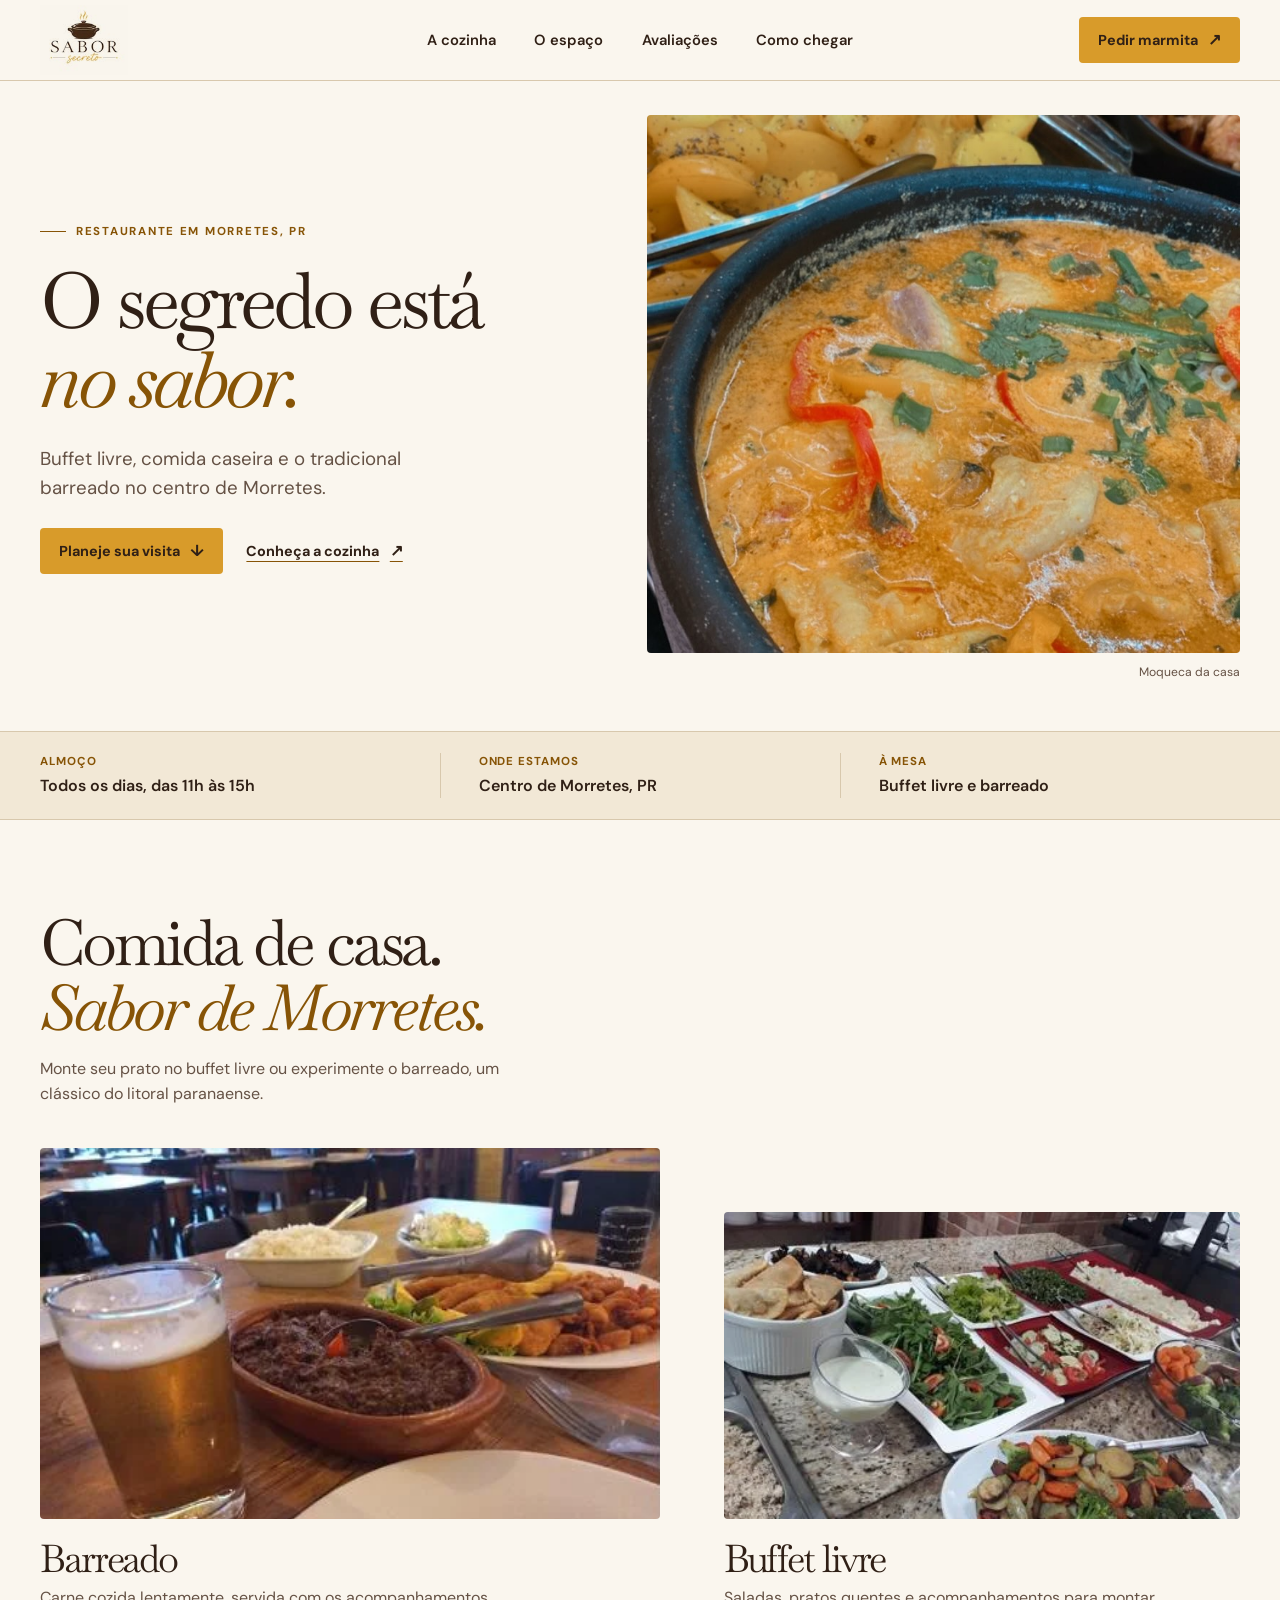
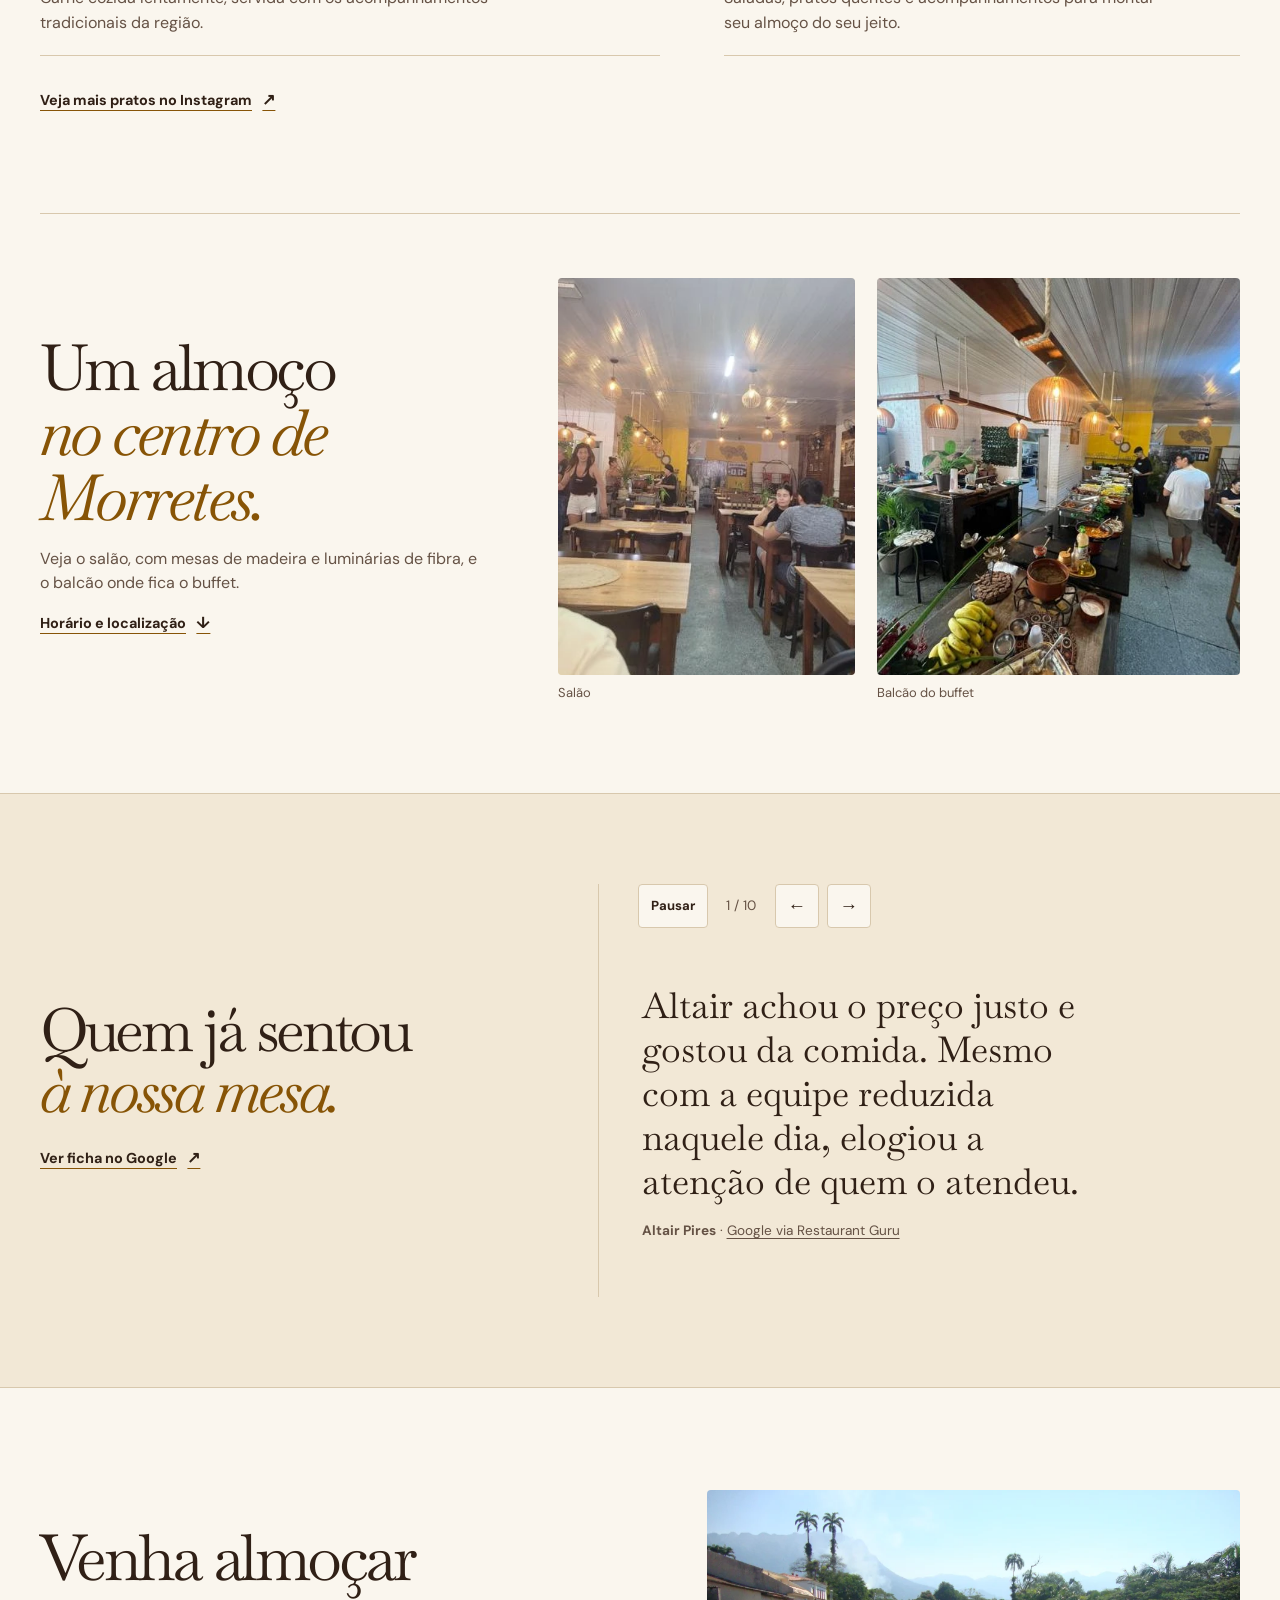
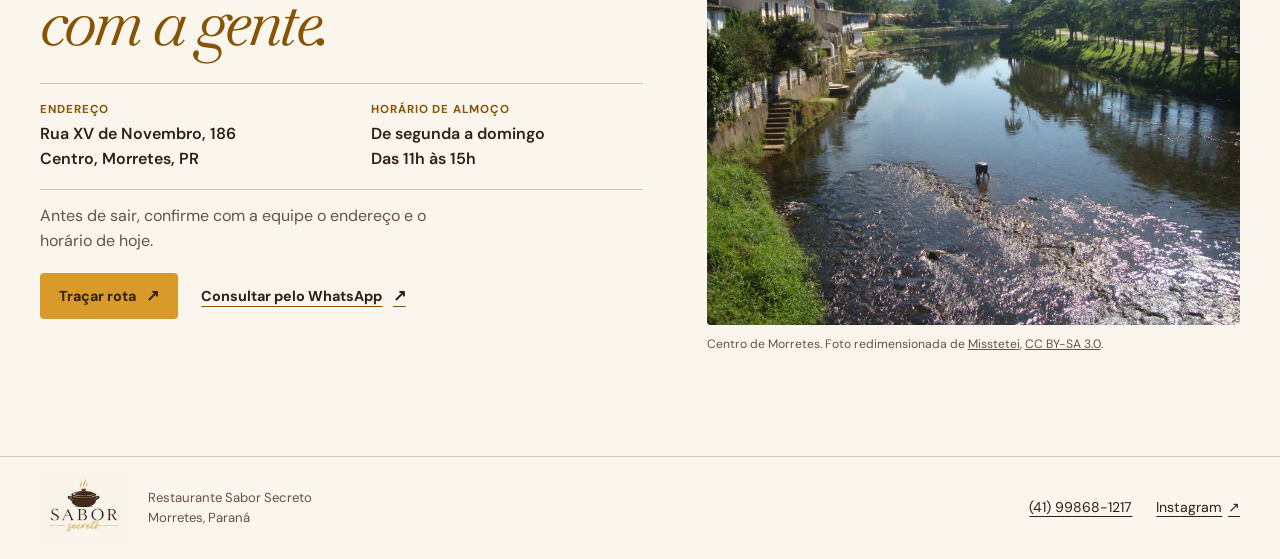
<file: index.html>
<!doctype html>
<html lang="pt-BR">
<head>
  <meta charset="utf-8">
  <meta name="viewport" content="width=device-width, initial-scale=1">
  <meta name="robots" content="noindex, nofollow">
  <meta name="description" content="Restaurante Sabor Secreto em Morretes, Paraná. Buffet livre, comida caseira e o tradicional barreado do litoral paranaense.">
  <meta name="theme-color" content="#faf6ee">
  <title>Sabor Secreto | Restaurante em Morretes, PR</title>
  <link rel="icon" href="assets/images/marca.jpg" type="image/jpeg">
  <link rel="preload" href="assets/fonts/baskervville.woff2" as="font" type="font/woff2" crossorigin>
  <link rel="stylesheet" href="assets/css/site.css">
  <script src="assets/js/carousel.js" defer></script>
</head>
<body id="inicio">
  <a class="skip-link" href="#conteudo">Ir para o conteúdo</a>
  <header class="header">
    <div class="frame header-inner">
      <a class="brand" href="#inicio" aria-label="Sabor Secreto, início">
        <img src="assets/images/marca.jpg" width="150" height="150" alt="">
      </a>
      <nav aria-label="Navegação principal">
        <a href="#cozinha">A cozinha</a>
        <a href="#espaco">O espaço</a>
        <a href="#avaliacoes">Avaliações</a>
        <a href="#visita">Como chegar</a>
      </nav>
      <a class="button button-primary header-contact" href="marmitas/index.html">Pedir marmita <span aria-hidden="true">↗</span></a>
    </div>
  </header>

  <main id="conteudo" tabindex="-1">
    <section class="hero frame" aria-labelledby="hero-title">
      <div class="hero-content">
        <p class="kicker">Restaurante em Morretes, PR</p>
        <h1 id="hero-title">O segredo está <em>no sabor.</em></h1>
        <p class="hero-intro">Buffet livre, comida caseira e o tradicional barreado no centro de Morretes.</p>
        <div class="actions">
          <a class="button button-primary" href="#visita">Planeje sua visita <span aria-hidden="true">↓</span></a>
          <a class="text-link" href="#cozinha">Conheça a cozinha <span aria-hidden="true">↗</span></a>
        </div>
      </div>
      <figure class="hero-media">
        <img src="assets/images/moqueca.jpg" width="828" height="1035" fetchpriority="high" alt="Moqueca do Sabor Secreto servida em panela escura com ervas e pimentão">
        <figcaption>Moqueca da casa</figcaption>
      </figure>
    </section>

    <div class="service">
      <dl class="frame service-inner" aria-label="Informações rápidas">
        <div><dt>Almoço</dt><dd>Todos os dias, das 11h às 15h</dd></div>
        <div><dt>Onde estamos</dt><dd>Centro de Morretes, PR</dd></div>
        <div><dt>À mesa</dt><dd>Buffet livre e barreado</dd></div>
      </dl>
    </div>

    <section class="frame kitchen" id="cozinha" aria-labelledby="cozinha-title">
      <div class="section-intro">
        <h2 id="cozinha-title">Comida de casa.<br><em>Sabor de Morretes.</em></h2>
        <p>Monte seu prato no buffet livre ou experimente o barreado, um clássico do litoral paranaense.</p>
      </div>
      <div class="kitchen-grid">
        <article class="dish">
          <figure>
            <img src="assets/images/barreado.webp" width="429" height="321" loading="lazy" decoding="async" alt="Barreado em travessa de barro sobre a mesa, com arroz e outros acompanhamentos">
          </figure>
          <div class="dish-copy">
            <h3>Barreado</h3>
            <p>Carne cozida lentamente, servida com os acompanhamentos tradicionais da região.</p>
          </div>
        </article>
        <article class="dish">
          <figure>
            <img src="assets/images/buffet.webp" width="424" height="318" loading="lazy" decoding="async" alt="Saladas e acompanhamentos servidos no buffet do Sabor Secreto">
          </figure>
          <div class="dish-copy">
            <h3>Buffet livre</h3>
            <p>Saladas, pratos quentes e acompanhamentos para montar seu almoço do seu jeito.</p>
          </div>
        </article>
      </div>
      <a class="text-link" href="https://www.instagram.com/restaurantesaborsecreto/">Veja mais pratos no Instagram <span aria-hidden="true">↗</span></a>
    </section>

    <section class="space" id="espaco" aria-labelledby="espaco-title">
      <div class="frame space-inner">
        <div class="space-copy">
          <h2 id="espaco-title">Um almoço <em>no centro de Morretes.</em></h2>
          <p>Veja o salão, com mesas de madeira e luminárias de fibra, e o balcão onde fica o buffet.</p>
          <a class="text-link" href="#visita">Horário e localização <span aria-hidden="true">↓</span></a>
        </div>
        <div class="space-gallery">
          <figure>
            <img src="assets/images/espaco-salao.webp" width="362" height="645" loading="lazy" decoding="async" alt="Salão do restaurante com mesas de madeira e luminárias suspensas">
            <figcaption>Salão</figcaption>
          </figure>
          <figure>
            <img src="assets/images/espaco-buffet.webp" width="484" height="645" loading="lazy" decoding="async" alt="Balcão de buffet no salão, com travessas de comida e luminárias de fibra">
            <figcaption>Balcão do buffet</figcaption>
          </figure>
        </div>
      </div>
    </section>

    <section class="reviews" id="avaliacoes" aria-labelledby="avaliacoes-title" data-carousel="reviews">
      <div class="frame reviews-inner">
        <div>
          <h2 id="avaliacoes-title">Quem já sentou<br><em>à nossa mesa.</em></h2>
          <a class="text-link" href="https://www.google.com/maps/search/?api=1&amp;query=Restaurante%20Sabor%20Secreto%20Baheat%2C%20Rua%20XV%20de%20Novembro%2C%20186%2C%20Morretes">Ver ficha no Google <span aria-hidden="true">↗</span></a>
        </div>
        <div class="reviews-carousel">
          <div class="carousel-controls" data-controls hidden>
            <button class="carousel-toggle" type="button" data-toggle>Pausar</button>
            <span class="carousel-count" data-count aria-hidden="true">1 / 10</span>
            <button class="carousel-arrow" type="button" data-prev aria-label="Avaliação anterior">←</button>
            <button class="carousel-arrow" type="button" data-next aria-label="Próxima avaliação">→</button>
          </div>
          <ul class="carousel-track review-track" data-track aria-label="Resumos das avaliações de clientes" tabindex="0">
            <li class="review">
              <p>Altair achou o preço justo e gostou da comida. Mesmo com a equipe reduzida naquele dia, elogiou a atenção de quem o atendeu.</p>
              <p class="review-credit"><strong>Altair Pires</strong> · <a href="https://restaurantguru.com/Restaurante-Sabor-Secreto-Baheat-Morretes">Google via Restaurant Guru</a></p>
            </li>
            <li class="review">
              <p>Daniel chegou a Morretes numa segunda-feira e aproveitou a abertura do restaurante para experimentar o barreado. Destacou o atendimento e o ambiente.</p>
              <p class="review-credit"><strong>Daniel Pio</strong> · <a href="https://restaurantguru.com/Restaurante-Sabor-Secreto-Baheat-Morretes">Google via Restaurant Guru</a></p>
            </li>
            <li class="review">
              <p>No almoço com a família, Cleber elogiou a carne do barreado e a atenção da equipe desde a chegada.</p>
              <p class="review-credit"><strong>Cleber Lee R</strong> · <a href="https://www.tripadvisor.com.br/Restaurant_Review-g658424-d23875884-Reviews-Restaurante_Sabor_Secreto-Morretes_State_of_Parana.html">Tripadvisor</a></p>
            </li>
            <li class="review">
              <p>Fe Viana gostou da variedade do almoço e achou o espaço acolhedor. Comentou que o movimento aumenta perto do meio-dia.</p>
              <p class="review-credit"><strong>Fe Viana</strong> · <a href="https://www.tripadvisor.com.br/Restaurant_Review-g658424-d23875884-Reviews-Restaurante_Sabor_Secreto-Morretes_State_of_Parana.html">Tripadvisor</a></p>
            </li>
            <li class="review">
              <p>Camboa destacou o tempero caseiro, a recepção da equipe e a facilidade de almoçar no centro de Morretes.</p>
              <p class="review-credit"><strong>Camboa H</strong> · <a href="https://www.tripadvisor.com.br/Restaurant_Review-g658424-d23875884-Reviews-Restaurante_Sabor_Secreto-Morretes_State_of_Parana.html">Tripadvisor</a></p>
            </li>
            <li class="review">
              <p>Para Rinelle, o barreado foi o destaque. As massas e a variedade de saladas e pratos quentes também chamaram atenção.</p>
              <p class="review-credit"><strong>Rinelle M</strong> · <a href="https://wanderlog.com/pt/list/geoCategory/208954/onde-comer-os-melhores-restaurantes-em-morretes">Google via Wanderlog</a></p>
            </li>
            <li class="review">
              <p>Milano gostou da variedade do buffet, com saladas, massas, carnes, peixe e camarão, além do barreado.</p>
              <p class="review-credit"><strong>Milano T</strong> · <a href="https://wanderlog.com/pt/list/geoCategory/208954/onde-comer-os-melhores-restaurantes-em-morretes">Google via Wanderlog</a></p>
            </li>
            <li class="review">
              <p>Irene Laureano gostou tanto do almoço e do ambiente que voltou para provar porções no jantar durante a viagem.</p>
              <p class="review-credit"><strong>IreneLaureano S</strong> · <a href="https://wanderlog.com/pt/list/geoCategory/208954/onde-comer-os-melhores-restaurantes-em-morretes">Google via Wanderlog</a></p>
            </li>
            <li class="review">
              <p>Tania experimentou o barreado e saiu com boa impressão da comida, do ambiente e do atendimento.</p>
              <p class="review-credit"><strong>Tania S</strong> · <a href="https://wanderlog.com/pt/list/geoCategory/208954/onde-comer-os-melhores-restaurantes-em-morretes">Google via Wanderlog</a></p>
            </li>
            <li class="review">
              <p>Sikorski elogiou a atenção no atendimento e destacou dois pratos do almoço: o barreado e a moqueca de peixe.</p>
              <p class="review-credit"><strong>Sikorski L</strong> · <a href="https://wanderlog.com/pt/list/geoCategory/208954/onde-comer-os-melhores-restaurantes-em-morretes">Google via Wanderlog</a></p>
            </li>
          </ul>
          <p class="sr-only" data-announcement aria-live="polite"></p>
        </div>
      </div>
    </section>

    <section class="frame visit" id="visita" aria-labelledby="visita-title">
      <div class="visit-inner">
        <div class="visit-content">
          <h2 id="visita-title">Venha almoçar <em>com a gente.</em></h2>
          <dl class="visit-details">
            <div>
              <dt>Endereço</dt>
              <dd>Rua XV de Novembro, 186<br>Centro, Morretes, PR</dd>
            </div>
            <div>
              <dt>Horário de almoço</dt>
              <dd>De segunda a domingo<br>Das 11h às 15h</dd>
            </div>
          </dl>
          <p>Antes de sair, confirme com a equipe o endereço e o horário de hoje.</p>
          <div class="actions">
            <a class="button button-primary" href="https://www.google.com/maps/dir/?api=1&amp;destination=-25.47803380%2C-48.83247560">Traçar rota <span aria-hidden="true">↗</span></a>
            <a class="text-link" href="https://wa.me/5541998681217?text=Ol%C3%A1%21%20Gostaria%20de%20confirmar%20o%20endere%C3%A7o%20e%20o%20hor%C3%A1rio%20de%20hoje.">Consultar pelo WhatsApp <span aria-hidden="true">↗</span></a>
          </div>
        </div>
        <figure class="visit-media">
          <img src="assets/images/morretes.webp" width="960" height="720" loading="lazy" decoding="async" alt="Casario junto ao Rio Nhundiaquara em Morretes">
          <figcaption>Centro de Morretes. Foto redimensionada de <a href="https://commons.wikimedia.org/wiki/File:Rio_Nhundiaquara_-_Morretes.JPG">Misstetei</a>, <a href="https://creativecommons.org/licenses/by-sa/3.0/">CC BY-SA 3.0</a>.</figcaption>
        </figure>
      </div>
    </section>
  </main>

  <footer class="footer">
    <div class="frame footer-inner">
      <a class="brand" href="#inicio" aria-label="Sabor Secreto, voltar ao início">
        <img src="assets/images/marca.jpg" width="150" height="150" alt="">
      </a>
      <p>Restaurante Sabor Secreto<br>Morretes, Paraná</p>
      <div class="footer-links">
        <a href="tel:+5541998681217">(41) 99868-1217</a>
        <a href="https://www.instagram.com/restaurantesaborsecreto/">Instagram <span aria-hidden="true">↗</span></a>
      </div>
    </div>
  </footer>
</body>
</html>
</file>
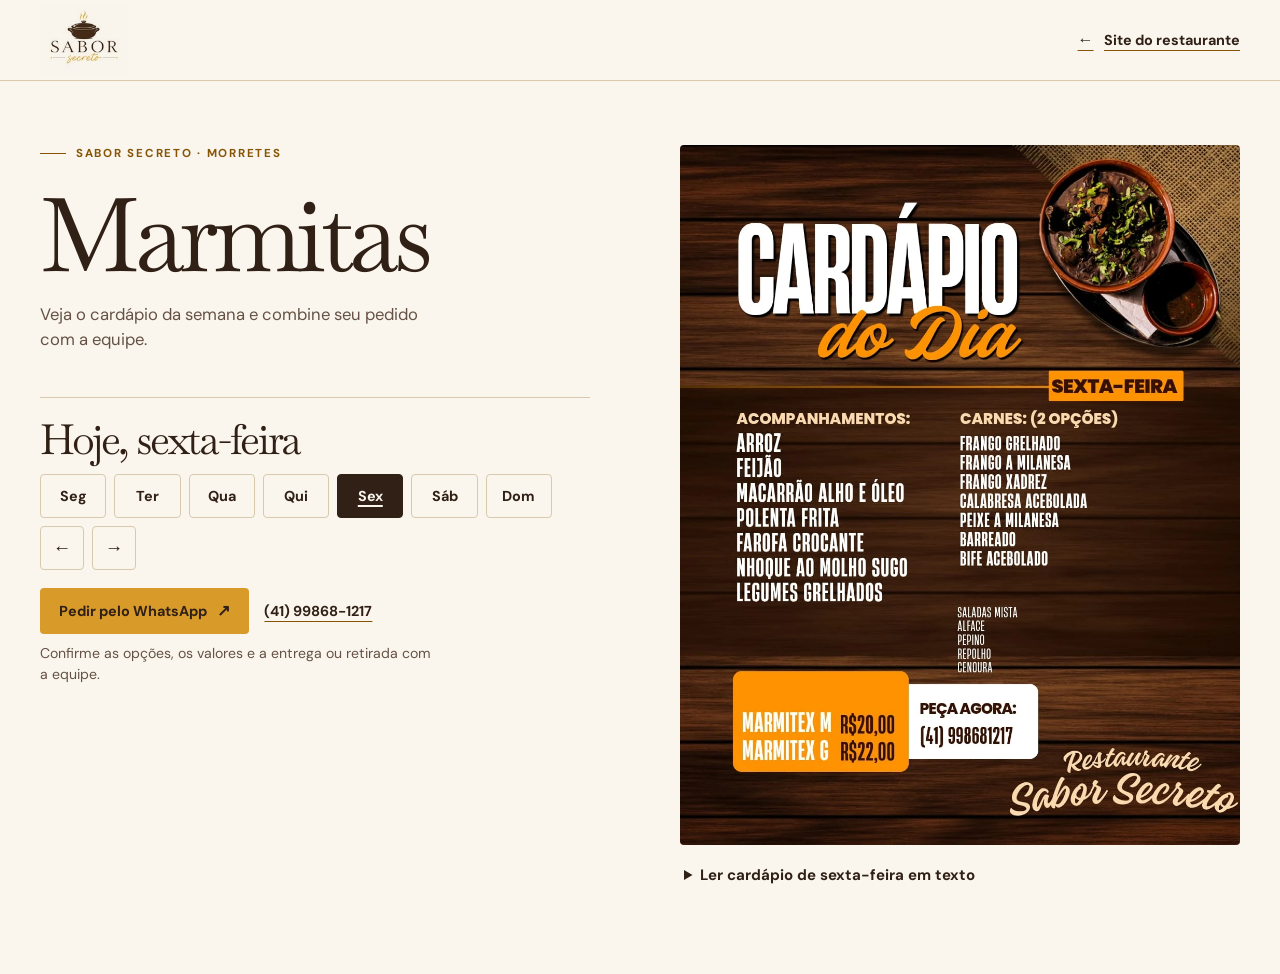
<file: marmitas/index.html>
<!doctype html>
<html lang="pt-BR">
<head>
  <meta charset="utf-8">
  <meta name="viewport" content="width=device-width, initial-scale=1">
  <meta name="robots" content="noindex, nofollow">
  <meta name="description" content="Confira o cardápio de marmitas do Sabor Secreto em Morretes e consulte pedidos pelo WhatsApp.">
  <meta name="theme-color" content="#faf6ee">
  <title>Marmitas | Sabor Secreto Morretes</title>
  <link rel="icon" href="../assets/images/marca.jpg" type="image/jpeg">
  <link rel="stylesheet" href="../assets/css/site.css">
  <link rel="stylesheet" href="../assets/css/marmitas.css">
  <script src="../assets/js/carousel.js" defer></script>
</head>
<body class="orders-page">
  <a class="skip-link" href="#conteudo">Ir para o conteúdo</a>
  <header class="header">
    <div class="frame orders-header">
      <a class="brand" href="../index.html" aria-label="Site do Restaurante Sabor Secreto">
        <img src="../assets/images/marca.jpg" width="150" height="150" alt="">
      </a>
      <a class="text-link" href="../index.html"><span aria-hidden="true">←</span> Site do restaurante</a>
    </div>
  </header>

  <main id="conteudo" class="frame orders-layout" tabindex="-1" data-carousel="menu">
    <div class="orders-copy">
      <p class="kicker">Sabor Secreto · Morretes</p>
      <h1>Marmitas<span class="sr-only"> do Sabor Secreto</span></h1>
      <p class="orders-intro">Veja o cardápio da semana e combine seu pedido com a equipe.</p>

      <div class="orders-card">
        <h2 data-menu-title aria-live="polite">Cardápio da semana</h2>
        <div class="carousel-controls orders-controls" data-controls hidden>
          <div class="day-buttons" role="group" aria-label="Escolher dia do cardápio">
            <button type="button" data-go-day aria-controls="cardapios" aria-label="Segunda-feira">Seg</button>
            <button type="button" data-go-day aria-controls="cardapios" aria-label="Terça-feira">Ter</button>
            <button type="button" data-go-day aria-controls="cardapios" aria-label="Quarta-feira">Qua</button>
            <button type="button" data-go-day aria-controls="cardapios" aria-label="Quinta-feira">Qui</button>
            <button type="button" data-go-day aria-controls="cardapios" aria-label="Sexta-feira">Sex</button>
            <button type="button" data-go-day aria-controls="cardapios" aria-label="Sábado">Sáb</button>
            <button type="button" data-go-day aria-controls="cardapios" aria-label="Domingo">Dom</button>
          </div>
          <div class="orders-arrows">
            <button type="button" class="carousel-arrow" data-prev aria-label="Cardápio do dia anterior" aria-controls="cardapios">←</button>
            <button type="button" class="carousel-arrow" data-next aria-label="Cardápio do próximo dia" aria-controls="cardapios">→</button>
          </div>
        </div>
        <noscript><p>Deslize a galeria para escolher o dia.</p></noscript>
        <div class="actions orders-actions">
          <a class="button button-primary" href="https://wa.me/5541998681217" data-order>
            <span data-order-label>Consultar pelo WhatsApp</span> <span aria-hidden="true">↗</span>
          </a>
          <a href="tel:+5541998681217" class="text-link orders-phone">(41) 99868-1217</a>
        </div>
        <p class="orders-note">Confirme as opções, os valores e a entrega ou retirada com a equipe.</p>
      </div>
    </div>

    <div class="carousel-track orders-track" id="cardapios" data-track role="region" aria-label="Cardápios de marmitas por dia da semana" tabindex="0">
      <article class="menu-slide" data-day="Segunda-feira" data-available>
        <h2 class="sr-only">Cardápio de segunda-feira</h2>
        <img src="../marmitas/cardapios/segunda.webp" width="1024" height="1280" loading="lazy" decoding="async" alt="Arte do cardápio de segunda-feira. Confira a versão em texto abaixo.">
        <details>
          <summary>Ler cardápio de segunda-feira em texto</summary>
          <dl>
            <dt>Acompanhamentos</dt><dd>Arroz, feijão, macarrão alho e óleo, nhoque ao molho sugo, farofa crocante, batata rústica e legumes grelhados.</dd>
            <dt>Carnes (duas opções)</dt><dd>Peixe à milanesa, frango à milanesa ou grelhado, carne de panela, bisteca frita, calabresa, barreado e bife acebolado (acréscimo de R$ 3,00).</dd>
            <dt>Salada</dt><dd>Alface, repolho e pepino.</dd>
            <dt>Valores na arte</dt><dd>Marmitex M R$ 20,00 · Marmitex G R$ 22,00.</dd>
          </dl>
        </details>
      </article>
      <article class="menu-slide" data-day="Terça-feira" data-available>
        <h2 class="sr-only">Cardápio de terça-feira</h2>
        <img src="../marmitas/cardapios/terca.webp" width="1024" height="1280" loading="lazy" decoding="async" alt="Arte do cardápio de terça-feira. Confira a versão em texto abaixo.">
        <details>
          <summary>Ler cardápio de terça-feira em texto</summary>
          <dl>
            <dt>Acompanhamentos</dt><dd>Arroz, feijão, macarrão alho e óleo, batata chips, farofa crocante e nhoque ao molho sugo.</dd>
            <dt>Carnes (duas opções)</dt><dd>Frango grelhado ou à milanesa, bisteca frita, peixe à milanesa, barreado, frango ao molho, lasanha à bolonhesa e bife acebolado (acréscimo de R$ 3,00).</dd>
            <dt>Salada mista</dt><dd>Alface, repolho, pepino e cenoura.</dd>
            <dt>Valores na arte</dt><dd>Marmitex M R$ 20,00 · Marmitex G R$ 22,00.</dd>
          </dl>
        </details>
      </article>
      <article class="menu-slide" data-day="Quarta-feira" data-available>
        <h2 class="sr-only">Cardápio de quarta-feira</h2>
        <img src="../marmitas/cardapios/quarta.webp" width="1024" height="1280" loading="lazy" decoding="async" alt="Arte do cardápio de quarta-feira. Confira a versão em texto abaixo.">
        <details>
          <summary>Ler cardápio de quarta-feira em texto</summary>
          <dl>
            <dt>Acompanhamentos</dt><dd>Arroz, feijão, macarrão alho e óleo, batata chips, nhoque ao molho sugo, farofa crocante e legumes grelhados.</dd>
            <dt>Carnes (duas opções)</dt><dd>Peixe à milanesa, frango à milanesa, frango grelhado, costelinha suína ao molho barbecue, lasanha à bolonhesa, barreado e bife acebolado (acréscimo de R$ 3,00).</dd>
            <dt>Salada</dt><dd>Alface, repolho e pepino.</dd>
            <dt>Valores na arte</dt><dd>Marmitex M R$ 20,00 · Marmitex G R$ 22,00.</dd>
          </dl>
        </details>
      </article>
      <article class="menu-slide" data-day="Quinta-feira">
        <div class="menu-missing">
          <h2>Quinta-feira</h2>
          <p>Consulte com o restaurante o cardápio e a disponibilidade de marmitas para este dia.</p>
        </div>
      </article>
      <article class="menu-slide" data-day="Sexta-feira" data-available>
        <h2 class="sr-only">Cardápio de sexta-feira</h2>
        <img src="../marmitas/cardapios/sexta.webp" width="1080" height="1350" loading="lazy" decoding="async" alt="Arte do cardápio de sexta-feira. Confira a versão em texto abaixo.">
        <details>
          <summary>Ler cardápio de sexta-feira em texto</summary>
          <dl>
            <dt>Acompanhamentos</dt><dd>Arroz, feijão, macarrão alho e óleo, polenta frita, farofa crocante, nhoque ao molho sugo e legumes grelhados.</dd>
            <dt>Carnes (duas opções)</dt><dd>Frango grelhado, frango à milanesa, frango xadrez, calabresa acebolada, peixe à milanesa, barreado e bife acebolado.</dd>
            <dt>Salada mista</dt><dd>Alface, pepino, repolho e cenoura.</dd>
            <dt>Valores na arte</dt><dd>Marmitex M R$ 20,00 · Marmitex G R$ 22,00.</dd>
          </dl>
        </details>
      </article>
      <article class="menu-slide" data-day="Sábado">
        <div class="menu-missing">
          <h2>Sábado</h2>
          <p>Consulte com o restaurante o cardápio e a disponibilidade de marmitas para este dia.</p>
        </div>
      </article>
      <article class="menu-slide" data-day="Domingo">
        <div class="menu-missing">
          <h2>Domingo</h2>
          <p>Consulte com o restaurante o cardápio e a disponibilidade de marmitas para este dia.</p>
        </div>
      </article>
    </div>
  </main>
</body>
</html>
</file>
<file: assets/css/site.css>
@font-face {
  font-family: Baskervville;
  src: url("../fonts/baskervville.woff2") format("woff2");
  font-display: swap;
}

@font-face {
  font-family: Baskervville;
  src: url("../fonts/baskervville-italic.woff2") format("woff2");
  font-style: italic;
  font-display: swap;
}

@font-face {
  font-family: "DM Sans";
  src: url("../fonts/dm-sans.woff2") format("woff2");
  font-weight: 400 700;
  font-display: swap;
}

:root {
  color-scheme: light;
  --paper: #faf6ee;
  --wheat: #f2e8d6;
  --ink: #302016;
  --muted: #655245;
  --gold: #d89b2a;
  --gold-text: #875406;
  --line: #d8c8ad;
  --radius: 4px;
  --serif: Baskervville, Georgia, serif;
  --sans: "DM Sans", Arial, sans-serif;
}

*, *::before, *::after { box-sizing: border-box; }
html { scroll-behavior: smooth; }
body { margin: 0; color: var(--ink); background: var(--paper); font: 1rem/1.55 var(--sans); }
img { display: block; max-width: 100%; height: auto; }
figure, blockquote, dl, dd, p { margin: 0; }
a { color: inherit; }
:focus-visible { outline: 2px solid var(--gold-text); outline-offset: 5px; }

h1, h2, h3 {
  margin: 0;
  font-family: var(--serif);
  font-weight: 400;
  letter-spacing: -.055em;
  line-height: 1.02;
}

h1 { font-size: clamp(3.5rem, 6.1vw, 6.1rem); }
h2 { font-size: clamp(2.65rem, 5vw, 4.65rem); }
h3 { font-size: clamp(2.05rem, 3vw, 2.7rem); }
h1 em, h2 em { display: block; color: var(--gold-text); font-weight: inherit; }
section[id] { scroll-margin-top: 20px; }

.frame { width: min(100% - 3rem, 75rem); margin-inline: auto; }
.skip-link { position: absolute; z-index: 5; top: .75rem; left: 1rem; padding: .7rem 1rem; background: var(--paper); transform: translateY(-200%); }
.skip-link:focus { transform: translateY(0); }
.sr-only { position: absolute; width: 1px; height: 1px; padding: 0; overflow: hidden; clip-path: inset(50%); white-space: nowrap; }

.header { border-bottom: 1px solid var(--line); }
.header-inner { display: grid; grid-template-columns: 1fr auto 1fr; align-items: center; gap: 1.4rem; min-height: 80px; }
.brand { display: inline-flex; align-items: center; justify-self: start; }
.brand img { width: 88px; height: 70px; object-fit: cover; mix-blend-mode: multiply; }
.header nav { display: flex; align-items: center; gap: clamp(.85rem, 3vw, 2.8rem); }
.header nav a { display: inline-flex; align-items: center; min-height: 44px; text-decoration: none; font-size: .92rem; font-weight: 600; white-space: nowrap; }
.header nav a:hover, .footer a:hover { color: var(--gold-text); text-decoration: underline; }
.header-contact { justify-self: end; }

.button, .text-link { display: inline-flex; align-items: center; justify-content: center; gap: .65rem; min-height: 46px; font-size: .9rem; font-weight: 700; }
.button { padding: .65rem 1.12rem; border: 1px solid transparent; border-radius: var(--radius); text-decoration: none; transition: background-color .18s ease, border-color .18s ease; }
.button-primary { background: var(--gold); color: var(--ink); }
.button-primary:hover { background: #edb449; }
.button-outline { border-color: var(--line); }
.button-outline:hover { border-color: var(--gold-text); background: var(--wheat); }
.text-link { text-decoration-color: var(--gold-text); text-decoration-thickness: 1px; text-underline-offset: 5px; }
.text-link:hover { color: var(--gold-text); }
.button span, .text-link span { font-size: 1rem; line-height: 1; }
.actions { display: flex; flex-wrap: wrap; align-items: center; gap: .55rem 1.45rem; }

.hero { display: grid; grid-template-columns: 1fr 1.12fr; gap: clamp(2.25rem, 6vw, 6.1rem); align-items: center; padding-block: 2.15rem 3.1rem; }
.kicker { display: flex; align-items: center; gap: .65rem; margin-bottom: 1.25rem; color: var(--gold-text); font-size: .72rem; font-weight: 700; letter-spacing: .15em; text-transform: uppercase; }
.kicker::before { content: ""; width: 1.6rem; height: 1px; background: currentColor; }
.hero-intro { max-width: 24rem; margin-block: 1.5rem 1.65rem; color: var(--muted); font-size: clamp(1rem, 1.6vw, 1.17rem); }
.hero-media img { width: 100%; height: clamp(380px, 42vw, 560px); object-fit: cover; object-position: center 62%; border-radius: var(--radius); background: var(--wheat); }
.hero-media figcaption, .visit-media figcaption { margin-top: .6rem; color: var(--muted); font-size: .76rem; }
.hero-media figcaption { text-align: right; }

.service { border-block: 1px solid var(--line); background: var(--wheat); }
.service-inner { display: grid; grid-template-columns: repeat(3, 1fr); padding-block: 1.3rem; }
.service-inner div { padding-inline: clamp(.8rem, 3vw, 2.35rem); }
.service-inner div:first-child { padding-left: 0; }
.service-inner div + div { border-left: 1px solid var(--line); }
.service-inner dt, .visit-details dt { margin-bottom: .18rem; color: var(--gold-text); font-weight: 700; font-size: .72rem; letter-spacing: .08em; text-transform: uppercase; }
.service-inner dd { font-weight: 600; }

.kitchen { padding-block: clamp(3.5rem, 7vw, 6rem); }
.section-intro { margin-bottom: 2.6rem; }
.section-intro p { max-width: 29rem; margin-top: 1.05rem; color: var(--muted); }
.kitchen-grid { display: grid; grid-template-columns: 1.2fr 1fr; align-items: end; gap: clamp(1.5rem, 5vw, 5rem); margin-bottom: 1.35rem; }
.dish img { width: 100%; height: clamp(215px, 29vw, 375px); object-fit: cover; border-radius: var(--radius); background: var(--wheat); }
.dish:nth-child(2) img { height: clamp(190px, 24vw, 310px); }
.dish-copy { padding-block: 1.2rem; border-bottom: 1px solid var(--line); }
.dish-copy p { max-width: 28rem; margin-top: .5rem; color: var(--muted); }

.space { padding-bottom: clamp(3.5rem, 7vw, 6rem); }
.space-inner { display: grid; grid-template-columns: minmax(0, .8fr) minmax(0, 1.2fr); gap: clamp(2rem, 5vw, 5rem); align-items: center; padding-top: clamp(2.4rem, 5vw, 4.5rem); border-top: 1px solid var(--line); }
.space-copy p { color: var(--muted); max-width: 28rem; margin-block: 1rem .25rem; }
.space-gallery { display: grid; grid-template-columns: minmax(0, .9fr) minmax(0, 1.1fr); gap: clamp(.7rem, 1.8vw, 1.4rem); }
.space-gallery img { width: 100%; height: clamp(260px, 31vw, 434px); object-fit: cover; border-radius: var(--radius); background: var(--wheat); }
.space-gallery figure:first-child img { object-position: center 65%; }
.space-gallery figcaption { margin-top: .55rem; font-size: .81rem; color: var(--muted); }

.reviews { border-block: 1px solid var(--line); background: var(--wheat); }
.reviews-inner { display: grid; grid-template-columns: minmax(0, .87fr) minmax(0, 1.13fr); gap: clamp(1.75rem, 5vw, 6rem); align-items: center; padding-block: clamp(3.3rem, 7vw, 6.5rem); }
.reviews h2 { font-size: clamp(2.65rem, 4.7vw, 4.25rem); }
.reviews .text-link { margin-top: .75rem; }
.reviews-carousel { min-width: 0; border-left: 1px solid var(--line); padding-left: clamp(1.25rem, 3vw, 2.7rem); }
.review-track { list-style: none; margin: 0; padding: 0; }
.review { display: grid; align-content: center; gap: 1rem; min-width: 0; min-height: 12rem; padding: .75rem .25rem; }
.review > p:first-child { max-width: 28rem; font: 400 clamp(1.7rem, 2.8vw, 2.45rem)/1.23 var(--serif); }
.review-credit { color: var(--muted); font-size: .85rem; }
.review-credit a { text-underline-offset: 3px; }

.carousel-track { position: relative; display: grid; grid-auto-flow: column; grid-auto-columns: 100%; overflow-x: auto; overflow-anchor: none; overscroll-behavior-x: contain; scroll-snap-type: x mandatory; }
.carousel-track > * { scroll-snap-align: start; }
[data-carousel].is-ready .carousel-track { scrollbar-width: none; }
.carousel-controls { display: flex; flex-wrap: wrap; align-items: center; gap: .5rem; }
.carousel-controls[hidden] { display: none; }
.carousel-controls button { color: var(--ink); border: 1px solid var(--line); border-radius: var(--radius); background: var(--paper); font-family: var(--sans); font-weight: 700; cursor: pointer; min-height: 44px; }
.carousel-controls button:hover { border-color: var(--gold-text); }
.carousel-toggle { padding-inline: .75rem; font-size: .82rem; }
.carousel-arrow { width: 44px; flex: 0 0 44px; font-size: 1.15rem; }
.carousel-count { min-width: 3.2rem; color: var(--muted); text-align: center; font-size: .85rem; font-variant-numeric: tabular-nums; }

.visit { padding-block: clamp(3.5rem, 8vw, 7.5rem); }
.visit-inner { display: grid; grid-template-columns: 1.13fr 1fr; gap: clamp(2rem, 5vw, 4rem); align-items: center; }
.visit h2 { font-size: clamp(2.65rem, 5vw, 4.5rem); }
.visit-details { display: grid; grid-template-columns: 1.16fr 1fr; column-gap: 1rem; margin-block: 1.7rem .85rem; padding-block: 1.1rem; border-block: 1px solid var(--line); }
.visit-details dd { font-weight: 600; }
.visit-content > p { max-width: 27rem; margin-bottom: 1.2rem; color: var(--muted); }
.visit-media img { width: 100%; height: clamp(260px, 34vw, 440px); object-fit: cover; border-radius: var(--radius); background: var(--wheat); }

.footer { border-top: 1px solid var(--line); }
.footer-inner { display: grid; grid-template-columns: auto 1fr auto; align-items: center; gap: 1.25rem; padding-block: 1rem; }
.footer p { color: var(--muted); font-size: .82rem; }
.footer-links { display: flex; flex-wrap: wrap; gap: .3rem 1.5rem; }
.footer-links a { display: inline-flex; align-items: center; gap: .35rem; min-height: 44px; font-size: .88rem; text-underline-offset: 4px; }

@media (max-width: 850px) {
  .hero { gap: 1.6rem; }
  h1 { font-size: clamp(3.1rem, 7.55vw, 4.4rem); }
  .hero-media img { height: clamp(350px, 58vw, 480px); }
  .visit-inner { gap: 1.75rem; }
}

@media (max-width: 680px) {
  .frame { width: calc(100% - 2rem); }
  .header-inner { grid-template-columns: 1fr 1fr; gap: 0 .75rem; min-height: 0; }
  .header nav { grid-column: 1 / -1; grid-row: 2; justify-content: space-between; gap: .35rem; border-top: 1px solid var(--line); }
  .header nav a { font-size: clamp(.75rem, 3.4vw, .92rem); }
  .header-contact { grid-column: 2; grid-row: 1; }
  .hero, .kitchen-grid, .space-inner, .reviews-inner, .visit-inner { grid-template-columns: minmax(0, 1fr); }
  .hero { gap: 1.6rem; padding-block: 2.45rem 1.6rem; }
  h1 { font-size: clamp(3.35rem, 12.5vw, 5rem); }
  .kicker { margin-bottom: .85rem; }
  .hero-intro { margin-block: 1.05rem 1.15rem; }
  .hero-media img { height: clamp(270px, 78vw, 445px); object-position: center 58%; }
  .service-inner { padding-block: .8rem; }
  .service-inner div { padding-inline: .52rem; }
  .service-inner div:last-child { padding-right: 0; }
  .service-inner dt { font-size: .6rem; }
  .service-inner dd { font-size: .8rem; }
  .section-intro { margin-bottom: 1.5rem; }
  .dish img, .dish:nth-child(2) img { height: clamp(200px, 65vw, 320px); }
  .space-gallery img { height: clamp(205px, 62vw, 350px); }
  .reviews-carousel { padding: 1.15rem 0 0; border-left: 0; border-top: 1px solid var(--line); }
  .review { min-height: 10.5rem; }
  .visit-media img { height: clamp(245px, 70vw, 420px); }
  .footer-inner { grid-template-columns: auto 1fr; gap: .55rem 1rem; }
  .footer-links { grid-column: 1 / -1; padding-top: .35rem; border-top: 1px solid var(--line); }
}

@media (prefers-reduced-motion: reduce) {
  html { scroll-behavior: auto; }
  .button { transition: none; }
}
</file>
<file: assets/css/marmitas.css>
.orders-header { display: flex; align-items: center; justify-content: space-between; min-height: 80px; }
.orders-layout {
  display: grid;
  grid-template-columns: minmax(0, 1fr) minmax(0, 560px);
  gap: clamp(1.75rem, 7vw, 7rem);
  align-items: start;
  padding-block: clamp(2rem, 5vw, 4.75rem);
}
.orders-copy h1 { font-size: clamp(3.5rem, 8vw, 6.7rem); }
.orders-intro { max-width: 26rem; margin-top: .9rem; color: var(--muted); font-size: 1.04rem; }
.orders-card { margin-top: clamp(1.25rem, 4vw, 2.75rem); padding-top: 1.25rem; border-top: 1px solid var(--line); }
.orders-card h2 { font-size: clamp(1.82rem, 3.25vw, 2.8rem); }
.orders-controls { justify-content: space-between; margin-top: .85rem; }
.day-buttons { display: grid; grid-template-columns: repeat(7, minmax(0, 1fr)); gap: clamp(.25rem, .7vw, .5rem); width: 100%; max-width: 32rem; }
.day-buttons button { padding: .2rem; font-size: clamp(.72rem, 2vw, .9rem); }
.day-buttons [aria-pressed="true"] { background: var(--ink); border-color: var(--ink); color: var(--paper); }
.day-buttons [aria-current="date"] { text-decoration: underline; text-underline-offset: .25em; text-decoration-thickness: 2px; }
.orders-arrows { display: flex; gap: .5rem; }
.orders-actions { margin-top: 1.1rem; gap: .35rem .95rem; }
.orders-actions [data-order-label] { font-size: inherit; line-height: inherit; }
.orders-note { max-width: 25rem; margin-top: .55rem; color: var(--muted); font-size: .88rem; }
.orders-track { align-items: start; min-width: 0; }
.menu-slide { min-width: 0; }
.menu-slide img { width: 100%; aspect-ratio: 4 / 5; border-radius: var(--radius); object-fit: contain; background: var(--wheat); }
.menu-slide details { padding-block: .65rem; }
.menu-slide summary { cursor: pointer; min-height: 44px; padding: .55rem .25rem; font-size: .94rem; font-weight: 700; }
.menu-slide details dl { margin: .2rem .25rem .75rem; padding: 1rem; background: var(--wheat); border-radius: var(--radius); }
.menu-slide details dt { font-weight: 700; }
.menu-slide details dd { color: var(--muted); }
.menu-slide details dd + dt { margin-top: .65rem; }
.menu-missing {
  display: grid;
  place-content: center;
  min-height: clamp(230px, 36vw, 410px);
  padding: clamp(1.4rem, 5vw, 3.6rem);
  background: var(--wheat);
  border: 1px solid var(--line);
  border-radius: var(--radius);
  text-align: center;
}
.menu-missing h2 { font-size: clamp(2rem, 4vw, 3.5rem); }
.menu-missing p { max-width: 23rem; margin-top: .8rem; color: var(--muted); }

@media (max-width: 850px) {
  .orders-layout { grid-template-columns: minmax(0, 1fr); gap: 1.5rem; max-width: 36rem; }
  .orders-header { min-height: 70px; }
  .orders-controls { flex-wrap: nowrap; }
  .orders-arrows { display: none; }
}
</file>
